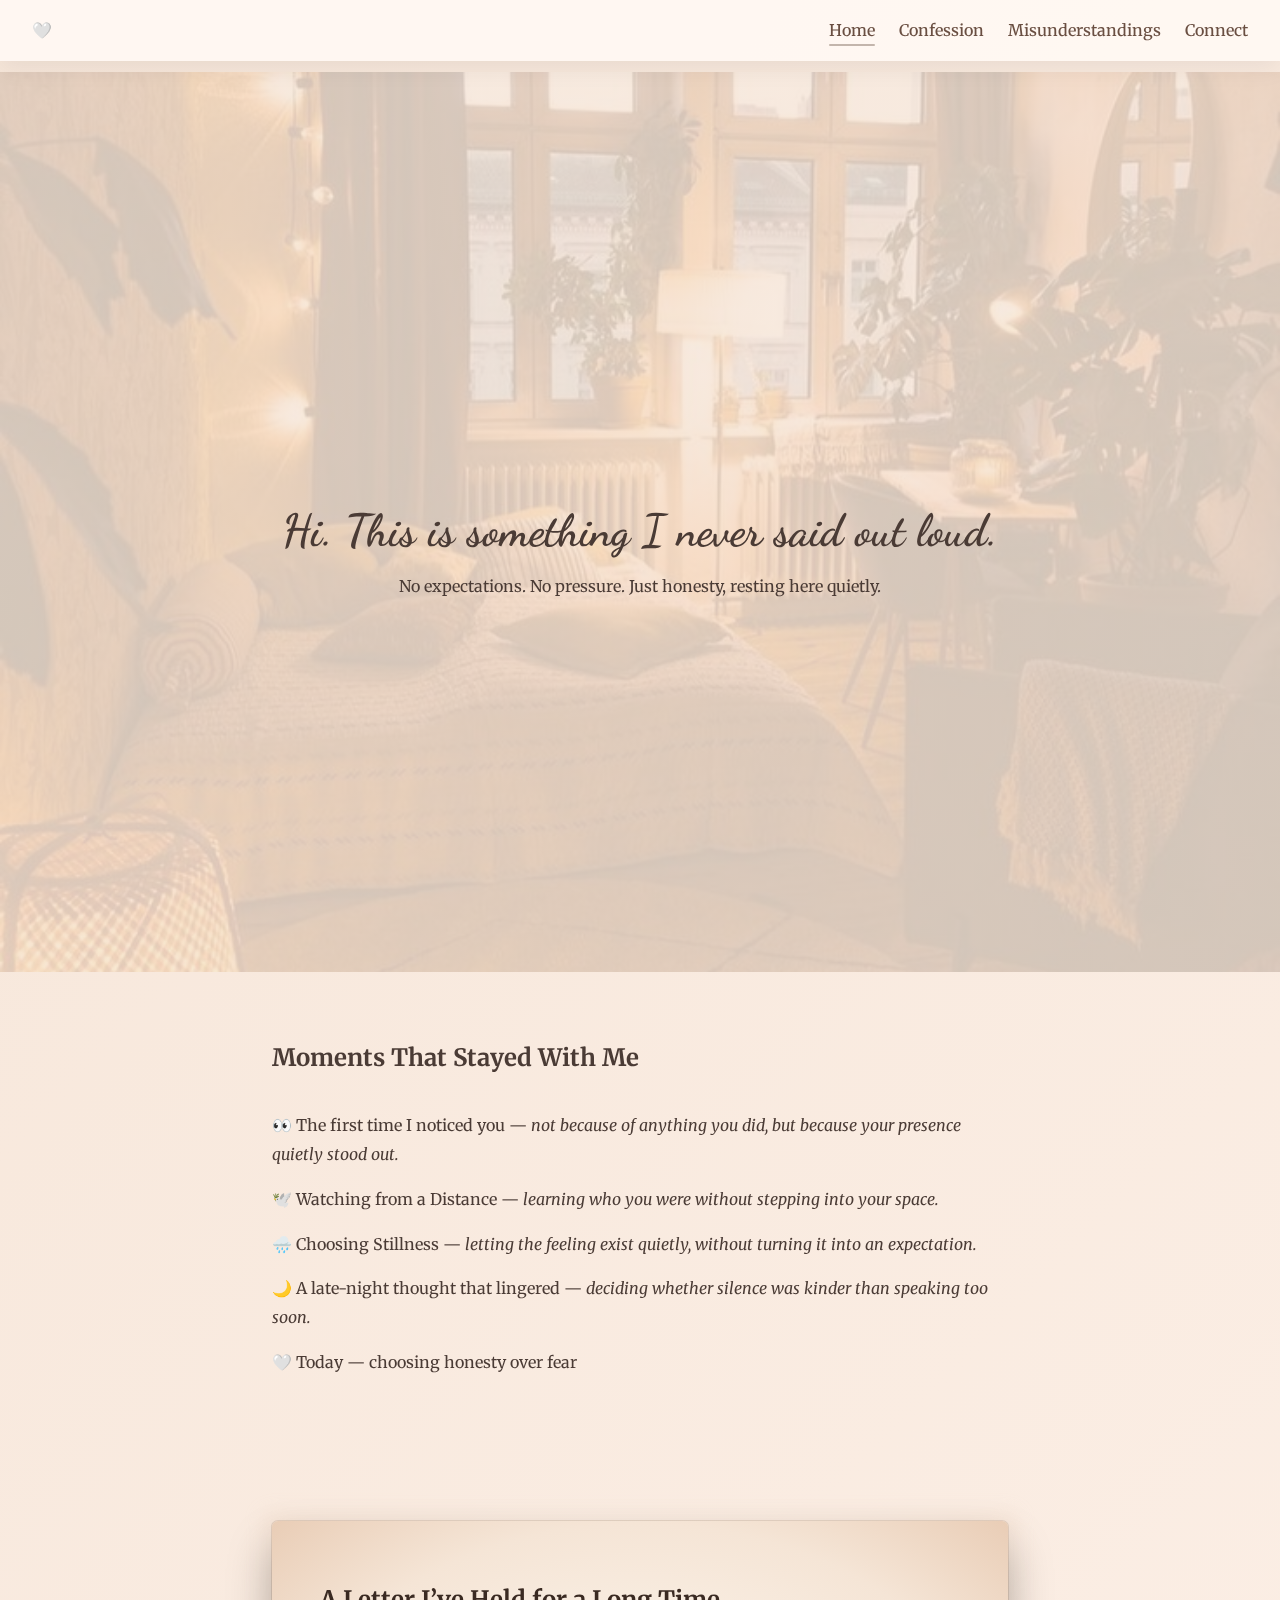
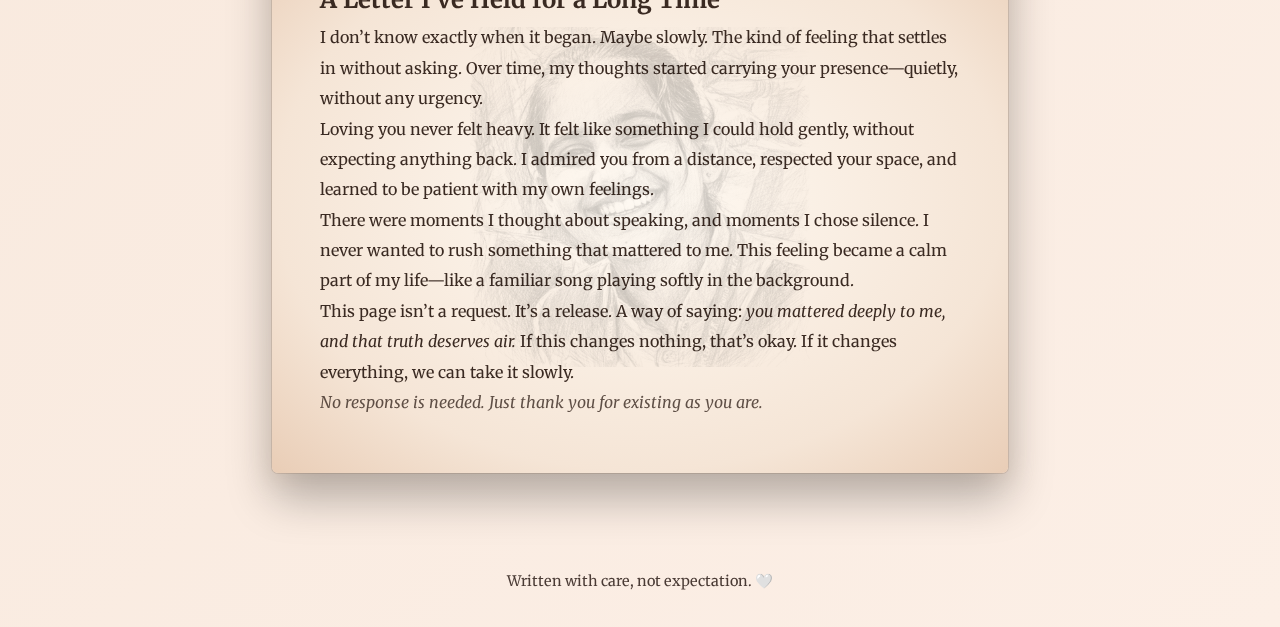
<file: index.html>
<!DOCTYPE html>
<html lang="en">
<head>
  <meta charset="UTF-8" />
  <meta name="viewport" content="width=device-width, initial-scale=1.0" />
  <title>For You — Quietly</title>

  <link href="https://fonts.googleapis.com/css2?family=Dancing+Script:wght@500;700&family=Merriweather:wght@300;400;700&display=swap" rel="stylesheet">

  <link rel="stylesheet" href="css/style.css" />
</head>
<body data-page="home">

  <div class="cursor-heart"></div>


  <nav class="nav">
    <div class="nav-logo">🤍</div>
    <ul>
      <li><a href="index.html">Home</a></li>
      <li><a href="confession.html">Confession</a></li>
      <li><a href="misunderstandings.html">Misunderstandings</a></li>
      <li><a href="contact.html">Connect</a></li>
    </ul>
  </nav>



  <header class="hero fade-in">
    <h1>Hi. This is something I never said out loud.</h1>
    <p class="hero-sub">
      No expectations. No pressure.  
      Just honesty, resting here quietly.
    </p>
  </header>

  <img src="assets/hero.jpg" class="hidden-image" aria-hidden="true">




  <section class="timeline fade-in">
    <h2>Moments That Stayed With Me</h2>
    <ul>
      <li><span>👀</span> The first time I noticed you — <em>not because of anything you did, but because your presence quietly stood out.</em></li>
      <li><span>🕊️</span> Watching from a Distance — <em>learning who you were without stepping into your space.</em></li>
      <li><span>🌧️</span> Choosing Stillness — <em>letting the feeling exist quietly, without turning it into an expectation.</em></li>
      <li><span>🌙</span> A late-night thought that lingered — <em>deciding whether silence was kinder than speaking too soon.</em></li>
      <li><span>🤍</span> Today — choosing honesty over fear</li>
    </ul>
  </section>


<section class="letter fade-in letter-marked">
  <div class="paper-sheet">
    <h2>A Letter I’ve Held for a Long Time</h2>

    <p>
      I don’t know exactly when it began. Maybe slowly. The kind of feeling that settles in without asking.
Over time, my thoughts started carrying your presence—quietly, without any urgency.
    </p>

    <p>
      Loving you never felt heavy. It felt like something I could hold gently, without expecting anything back. I admired you from a distance, respected your space, and learned to be patient with my own feelings.
    </p>

    <p>
      There were moments I thought about speaking, and moments I chose silence. I never wanted to rush something that mattered to me. This feeling became a calm part of my life—like a familiar song playing softly in the background.
    </p>

    <p>
      This page isn’t a request. It’s a release. A way of saying:
      <em>you mattered deeply to me, and that truth deserves air.</em>
      If this changes nothing, that’s okay. If it changes everything,
      we can take it slowly.
    </p>

    <p class="no-pressure">
      No response is needed. Just thank you for existing as you are.
    </p>
    
  </div>
</section>


  <footer>
    <p>Written with care, not expectation. 🤍</p>
  </footer>

  <script src="js/main.js"></script>
</body>
</html>
</file>
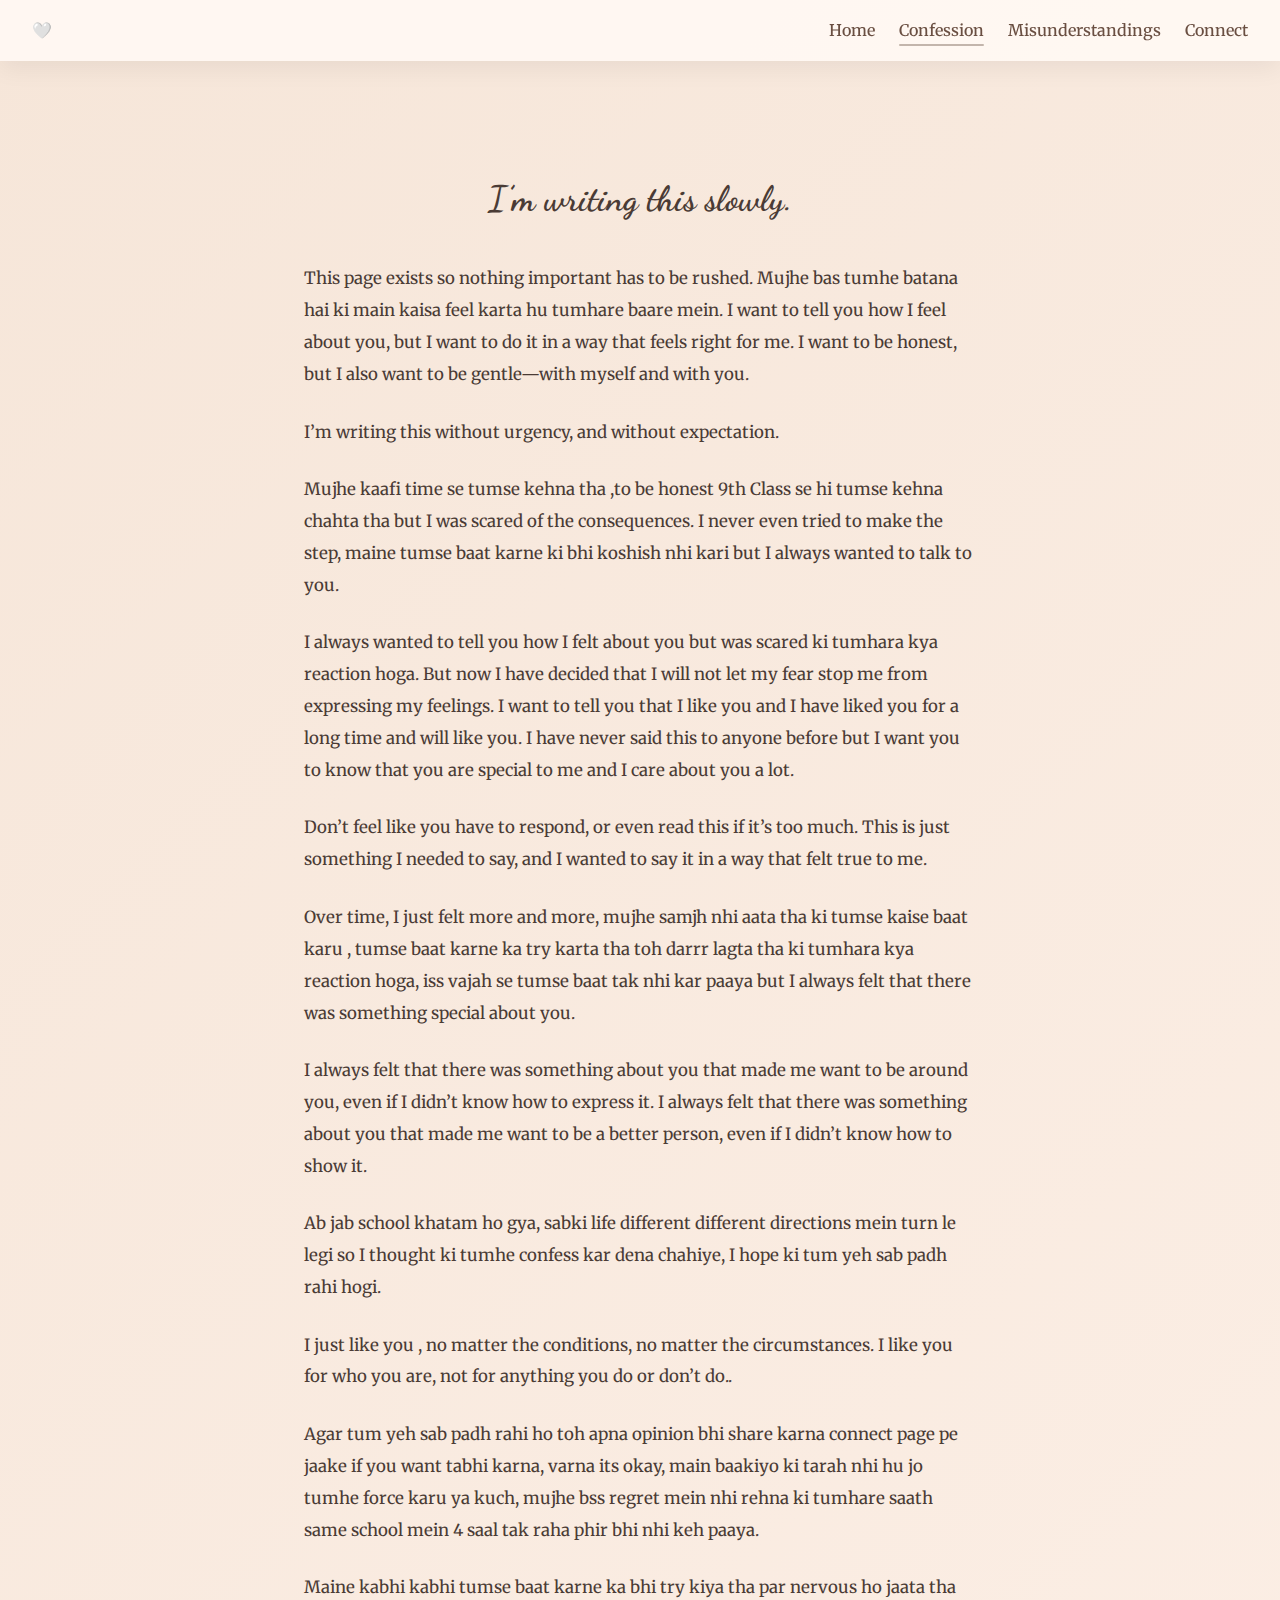
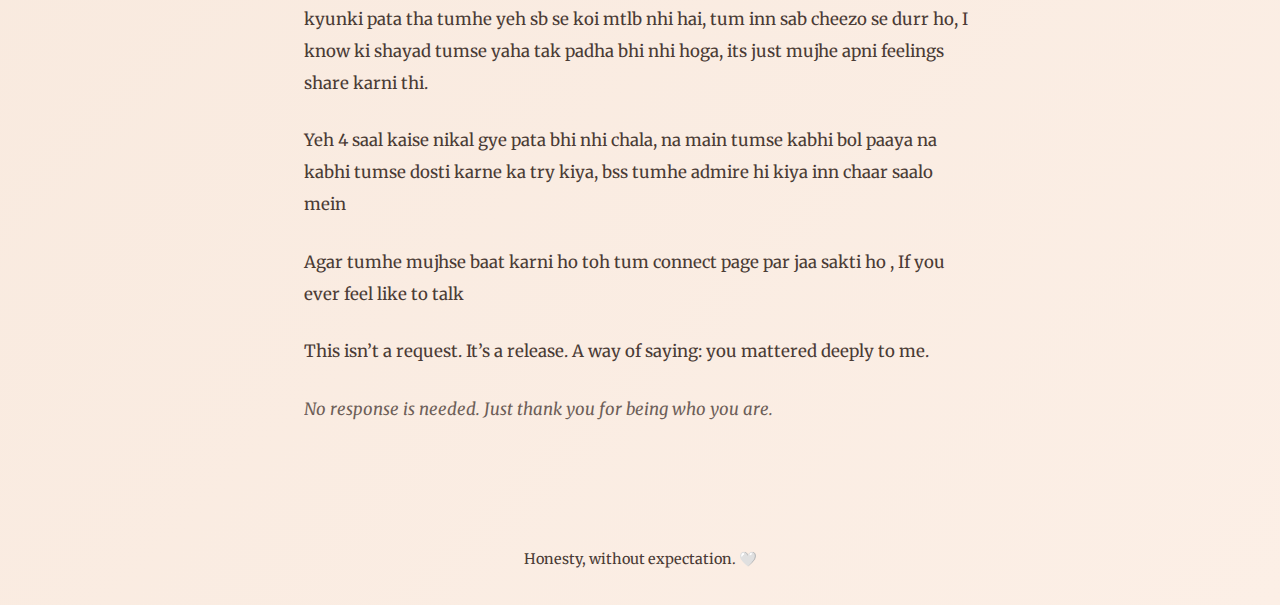
<file: confession.html>
<!DOCTYPE html>
<html lang="en">
<head>
  <meta charset="UTF-8" />
  <meta name="viewport" content="width=device-width, initial-scale=1.0" />
  <title>Confession — Quietly Said</title>

  <link href="https://fonts.googleapis.com/css2?family=Dancing+Script:wght@500;700&family=Merriweather:wght@300;400;700&display=swap" rel="stylesheet">
  <link rel="stylesheet" href="css/style.css" />
</head>
<body data-page="confession">

  <nav class="nav">
    <div class="nav-logo">🤍</div>
    <ul>
      <li><a href="index.html">Home</a></li>
      <li><a href="confession.html">Confession</a></li>
      <li><a href="misunderstandings.html">Misunderstandings</a></li>
      <li><a href="contact.html">Connect</a></li>
    </ul>
  </nav>

  <main class="confession-container fade-in">

    <h1 class="confession-title">I’m writing this slowly.</h1>

    <p>
      This page exists so nothing important has to be rushed.
      Mujhe bas tumhe batana hai ki main kaisa feel karta hu tumhare baare mein. I want to tell you how I feel about you, but I want to do it in a way that feels right for me. I want to be honest, but I also want to be gentle—with myself and with you.
    </p>

    <p>
      I’m writing this without urgency, and without expectation.
      
    </p>

    <p>
      Mujhe kaafi time se tumse kehna tha ,to be honest 9th Class se hi tumse kehna chahta tha but I was scared of the consequences. I never even tried to make the step, maine tumse baat karne ki bhi koshish nhi kari but I always wanted to talk to you.
    </p>

    <p> I always wanted to tell you how I felt about you but was scared ki tumhara kya reaction hoga. But now I have decided that I will not let my fear stop me from expressing my feelings. I want to tell you that I like you and I have liked you for a long time and will like you. I have never said this to anyone before but I want you to know that you are special to me and I care about you a lot.</p>

    <p>Don’t feel like you have to respond, or even read this if it’s too much. This is just something I needed to say, and I wanted to say it in a way that felt true to me.</p>

    <p>
      Over time, I just felt more and more, mujhe samjh nhi aata tha ki tumse kaise baat karu , tumse baat karne ka try karta tha toh darrr lagta tha ki tumhara kya reaction hoga, iss vajah se tumse baat tak nhi kar paaya but I always felt that there was something special about you.
    </p>

    <p>
       I always felt that there was something about you that made me want to be around you, even if I didn’t know how to express it. I always felt that there was something about you that made me want to be a better person, even if I didn’t know how to show it.
    </p>

    <p>Ab jab school khatam ho gya, sabki life different different directions mein turn le legi so I thought ki tumhe confess kar dena chahiye, I hope ki tum yeh sab padh rahi hogi. </p>

    <p>I just like you , no matter the conditions, no matter the circumstances. I like you for who you are, not for anything you do or don’t do..</p>

    </p>

    <p>Agar tum yeh sab padh rahi ho toh apna opinion bhi share karna connect page pe jaake if you want tabhi karna, varna its okay, main baakiyo ki tarah nhi hu jo tumhe force karu ya kuch, mujhe bss regret mein nhi rehna ki tumhare saath same school mein 4 saal tak raha phir bhi nhi keh paaya.</p>  

     

    <p>
      Maine kabhi kabhi tumse baat karne ka bhi try kiya tha par nervous ho jaata tha kyunki pata tha tumhe yeh sb se koi mtlb nhi hai, tum inn sab cheezo se durr ho, I know ki shayad tumse yaha tak padha bhi nhi hoga, its just mujhe apni feelings share karni thi.
    </p>
    
    
    <p>Yeh 4 saal kaise nikal gye pata bhi nhi chala, na main tumse kabhi bol paaya na kabhi tumse dosti karne ka try kiya, bss tumhe admire hi kiya inn chaar saalo mein</p>


    <p>Agar tumhe mujhse baat karni ho toh tum connect page par jaa sakti ho , If you ever feel like to talk</p>
    
    <p>
      This isn’t a request. It’s a release.
      A way of saying: you mattered deeply to me.
    </p>

   
    <p class="no-pressure">
      No response is needed. Just thank you for being who you are.
    </p>

  </main>

  <footer>
    <p>Honesty, without expectation. 🤍</p>
  </footer>

  <script src="js/main.js"></script>
</body>
</html>
</file>
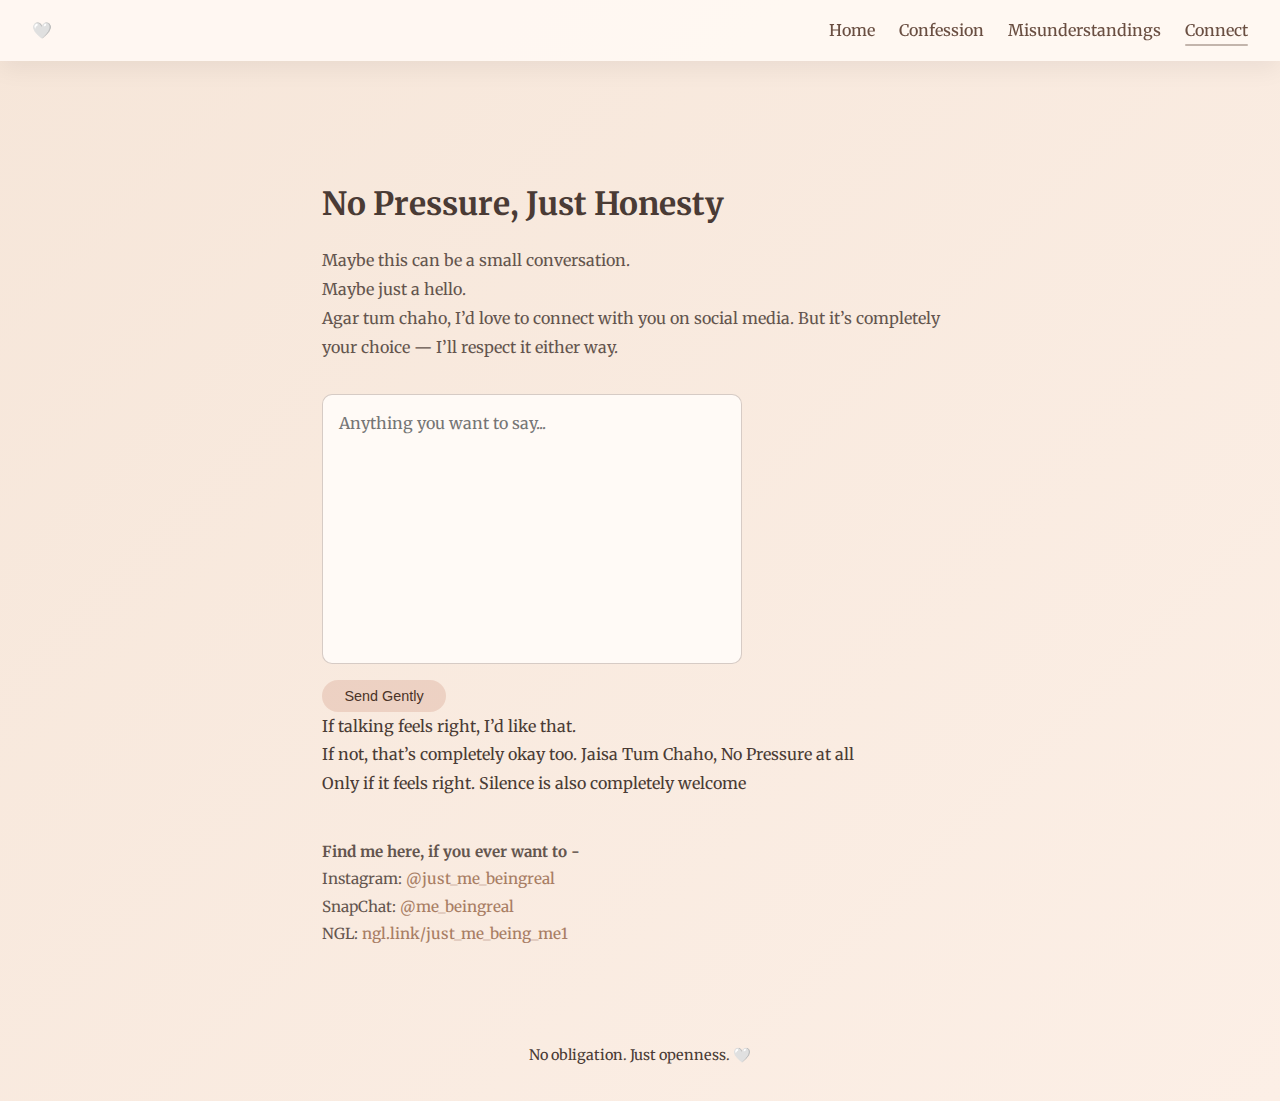
<file: contact.html>
<!DOCTYPE html>
<html lang="en">
<head>
  <meta charset="UTF-8" />
  <meta name="viewport" content="width=device-width, initial-scale=1.0" />
  <title>Connect — Only If You Want</title>

  <link href="https://fonts.googleapis.com/css2?family=Dancing+Script:wght@500;700&family=Merriweather:wght@300;400;700&display=swap" rel="stylesheet">
  <link rel="stylesheet" href="css/style.css" />
</head>
<body data-page="connect">

  <nav class="nav">
    <div class="nav-logo">🤍</div>
    <ul>
      <li><a href="index.html">Home</a></li>
      <li><a href="confession.html">Confession</a></li>
      <li><a href="misunderstandings.html">Misunderstandings</a></li>
      <li><a href="contact.html">Connect</a></li>
    </ul>
  </nav>

  <main class="fade-in">
    <h1>No Pressure, Just Honesty</h1>
    <p class="center">
      Maybe this can be a small conversation.<br>
Maybe just a hello.<br>

Agar tum chaho, I’d love to connect with you on social media.
But it’s completely your choice —
I’ll respect it either way.
     
    </p>

    
<form action="https://formspree.io/f/xjgkgzqa" method="POST" class="contact-form">
<textarea
  name="message"
  placeholder="Anything you want to say..."
  required
  class="message-box">
</textarea>



  <button type="submit">Send Gently</button>
</form>

   <p>If talking feels right, I’d like that.<br>
If not, that’s completely okay too.
Jaisa Tum Chaho, No Pressure at all</p>
    <p>Only if it feels right.  
      Silence is also completely welcome
   </p>


    <div class="contact-info">
      <h4>Find me here, if you ever want to -</h4>
    Instagram:
<a href="https://instagram.com/just_me_beingreal" target="_blank" rel="noopener">
@just_me_beingreal
</a>

<br>

SnapChat:
<a href="https://www.snapchat.com/add/me_beingreal" target="_blank" rel="noopener">
@me_beingreal
</a>

<br>

NGL:
<a href="https://ngl.link/just_me_being_me1" target="_blank" rel="noopener">
ngl.link/just_me_being_me1
</a>

    </div>
  </main>

  <footer>
    <p>No obligation. Just openness. 🤍</p>
  </footer>

  <script src="js/main.js"></script>
</body>
</html>
</file>
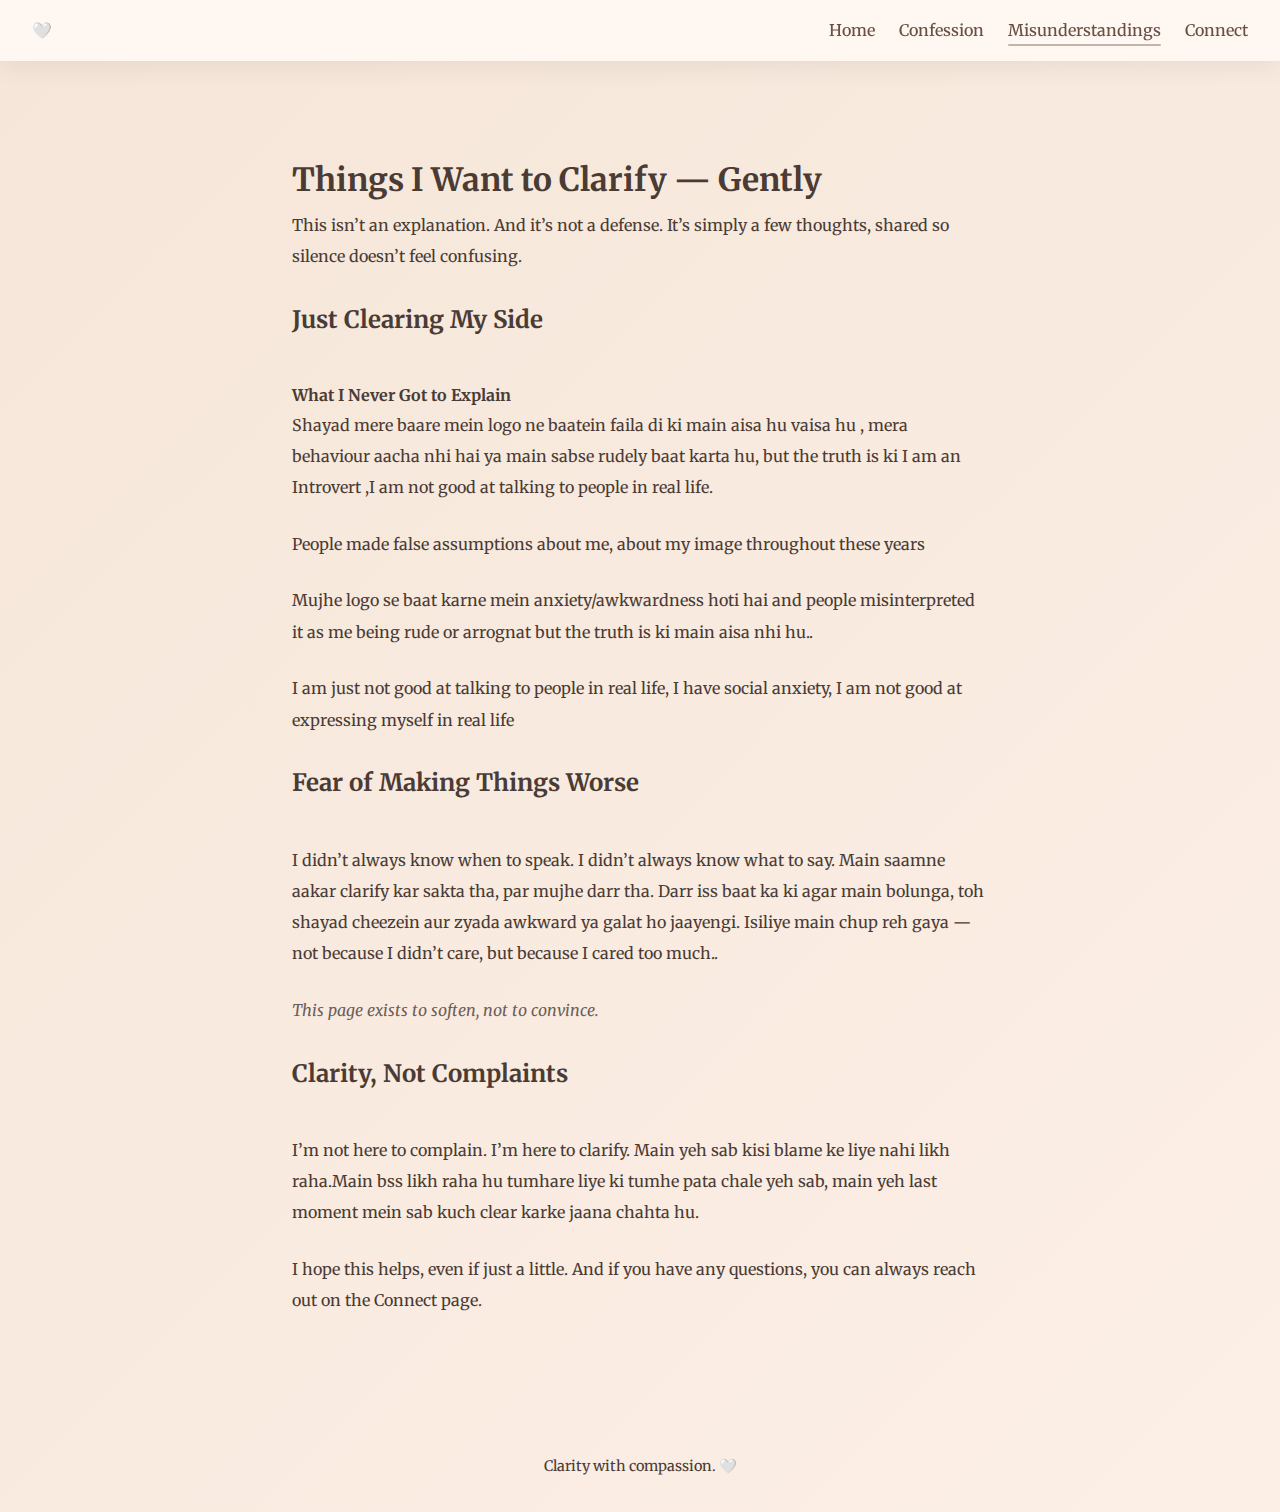
<file: misunderstandings.html>
<!DOCTYPE html>
<html lang="en">
<head>
  <meta charset="UTF-8" />
  <meta name="viewport" content="width=device-width, initial-scale=1.0" />
  <title>Misunderstandings — Softly Explained</title>

  <link href="https://fonts.googleapis.com/css2?family=Dancing+Script:wght@500;700&family=Merriweather:wght@300;400;700&display=swap" rel="stylesheet">
  <link rel="stylesheet" href="css/style.css" />
</head>
<body data-page="misunderstandings">

  <nav class="nav">
    <div class="nav-logo">🤍</div>
    <ul>
      <li><a href="index.html">Home</a></li>
      <li><a href="confession.html">Confession</a></li>
      <li><a href="misunderstandings.html">Misunderstandings</a></li>
      <li><a href="contact.html">Connect</a></li>
    </ul>
  </nav>

<main class="fade-in misunderstandings-page">

 
  

      <h1>Things I Want to Clarify — Gently</h1>

      <p>
        This isn’t an explanation. And it’s not a defense.
        It’s simply a few thoughts, shared so silence doesn’t feel confusing.
      </p>

      <h2>Just Clearing My Side</h2>
      <h4>What I Never Got to Explain</h4>
      <p>
       Shayad mere baare mein logo ne baatein faila di ki main aisa hu vaisa hu , mera behaviour aacha nhi hai ya main sabse rudely baat karta hu, but the truth is ki I am an Introvert ,I am not good at talking to people in real life.
      </p>

      <p>People made false assumptions about me, about my image throughout these years</p>

      <p>Mujhe logo se baat karne mein anxiety/awkwardness hoti hai and people misinterpreted it as me being rude or arrognat but the truth is ki main aisa nhi hu..</p>
        
       <p> I am just not good at talking to people in real life, I have social anxiety, I am not good at expressing myself in real life</p>
      </p>

      


      <h2>Fear of Making Things Worse</h2>
      <p>
        I didn’t always know when to speak. I didn’t always know what to say. Main saamne aakar clarify kar sakta tha, par mujhe darr tha.
Darr iss baat ka ki agar main bolunga, toh shayad cheezein aur zyada awkward ya galat ho jaayengi.
Isiliye main chup reh gaya — not because I didn’t care, but because I cared too much..
      </p>

      <p class="no-pressure">
        This page exists to soften, not to convince.
      </p>
   

    <h2>Clarity, Not Complaints</h2>
   
      <p>
        I’m not here to complain. I’m here to clarify.
        Main yeh sab kisi blame ke liye nahi likh raha.Main bss likh raha hu tumhare liye ki tumhe pata chale yeh sab, main yeh last moment mein sab kuch clear karke jaana chahta hu.
        </p>
  
        <p>
          I hope this helps, even if just a little.
          And if you have any questions, you can always reach out on the Connect page.
        </p>


  </section>
  
</main>


  <footer>
    <p>Clarity with compassion. 🤍</p>
  </footer>

  <script src="js/main.js"></script>
</body>
</html>
</file>
<file: css/style.css>
* {
  box-sizing: border-box;
  margin: 0;
  padding: 0;
}

body {
  font-family: 'Merriweather', serif;
  background: linear-gradient(135deg, #f6e6d9, #fcefe6);
  color: #4a3b35;
  line-height: 1.8;
  overflow-x: hidden;
}

.nav {
  position: fixed;
  top: 0;
  width: 100%;
  background: rgba(255, 248, 243, 0.96);
  display: flex;
  justify-content: space-between;
  padding: 1rem 2rem;
  z-index: 100;
  transition:
    transform var(--nav-speed, 0.35s) ease,
    opacity var(--nav-speed, 0.35s) ease,
    box-shadow 0.35s ease;
}

.nav.nav-hidden {
  transform: translateY(-100%);
  opacity: 0;
}

.nav.nav-visible {
  box-shadow: 0 8px 25px rgba(0, 0, 0, 0.06);
}

.nav ul {
  display: flex;
  flex-wrap: wrap;
  justify-content: center;
  gap: 1rem 1.5rem;
  list-style: none;
}

@media (max-width: 520px) {
  .nav ul {
    gap: 0.6rem 1.2rem;
  }
}

.nav a {
  text-decoration: none;
  color: #6a4f42;
  position: relative;
  padding-bottom: 2px;
}

.nav a.active::after {
  content: "";
  position: absolute;
  left: 0;
  bottom: -4px;
  width: 100%;
  height: 2px;
  background: rgba(106, 79, 66, 0.4);
  border-radius: 2px;
}


.hero {
  min-height: 100vh;
  padding: 8rem 2rem 5rem;
  text-align: center;
  display: flex;
  flex-direction: column;
  justify-content: center;
  background:
    linear-gradient(rgba(246, 230, 217, 0.85), rgba(246, 230, 217, 0.85)),
    url('../assets/hero.jpg') center / cover no-repeat;
}

.hero h1 {
  font-family: 'Dancing Script', cursive;
  font-size: 2.8rem;
}

section,
main {
  padding: 4rem 2rem;
  max-width: 800px;
  margin: auto;
}

main {
  padding-top: 6.5rem;
}

@media (max-width: 520px) {
  main {
    padding-top: 8rem;
  }
}

.timeline ul {
  list-style: none;
  margin-top: 2rem;
}

.timeline li {
  margin-bottom: 1rem;
}

.confession-container {
  max-width: 720px;
  margin: 0 auto;
  padding: 6rem 1.5rem 4rem;
}

.confession-title {
  font-family: 'Dancing Script', cursive;
  font-size: 2.2rem;
  text-align: center;
  margin-bottom: 2rem;
}

.confession-container p {
  margin-bottom: 1.6rem;
  font-size: 1.05rem;
  line-height: 1.9;
}

.no-pressure {
  font-style: italic;
  opacity: 0.8;
}


.paper-sheet {
  max-width: 760px;
  margin: 0 auto;
  padding: 3.5rem 3rem;
  background:
    radial-gradient(ellipse at center, #fffaf3 0%, #f5e5d6 70%, #e9cdb6 100%),
    url('../assets/paper.png');
  background-size: cover;
  color: #3a2a22;
  line-height: 1.9;
  box-shadow:
    0 25px 45px rgba(0, 0, 0, 0.28),
    0 0 0 1px rgba(120, 80, 50, 0.15);
  border-radius: 6px;
  position: relative;
}

.paper-sheet::before {
  content: "";
  position: absolute;
  inset: -8px;
  background: inherit;
  filter: blur(10px);
  opacity: 0.25;
  z-index: -1;
}

@media (max-width: 600px) {
  .paper-sheet {
    padding: 2.2rem 1.6rem;
  }
}


.letter-marked {
  position: relative;
}

.letter-marked::after {
  content: "";
  position: absolute;
  inset: 0;
  background: url('../assets/sketch.png') center / 340px no-repeat;
  opacity: 0.22;
  mix-blend-mode: multiply;
  pointer-events: none;
}

footer {
  text-align: center;
  padding: 2rem;
  font-size: 0.9rem;
}


.fade-in {
  animation: fade 1.2s ease;
}

@keyframes fade {
  from {
    opacity: 0;
    transform: translateY(10px);
  }
  to {
    opacity: 1;
    transform: translateY(0);
  }
}




body[data-page="misunderstandings"] {
  background: linear-gradient(135deg, #f6e6d9, #fcefe6);
}

body[data-page="misunderstandings"] .paper-sheet {
  all: unset;
}

.misunderstandings-page {
  max-width: 800px;
  margin: auto;
  padding: 4rem 2rem;
}

.misunderstandings-page h2 {
  margin-bottom: 1.5rem;
}

.misunderstandings-page h3 {
  margin-top: 2.5rem;
  margin-bottom: 0.8rem;
  font-weight: 600;
}

.misunderstandings-page p {
  line-height: 1.9;
}



body[data-page="connect"] main {
  max-width: 700px;
  margin: 0 auto;
  text-align: left;
}

body[data-page="connect"] h1 {
  margin-bottom: 0.8rem;
}

body[data-page="connect"] .center {
  margin-bottom: 2rem;
  opacity: 0.85;
}

.contact-form {
  display: flex;
  flex-direction: column;
  gap: 1rem;
  max-width: 420px;
}



.contact-form button {
  align-self: flex-start;
  padding: 0.5rem 1.4rem;
  font-size: 0.9rem;
  background: rgba(216, 164, 143, 0.35);
  color: #4a3327;
  border: none;
  border-radius: 999px;
  cursor: pointer;
  transition: background 0.25s ease;
}

.contact-form button:hover {
  background: rgba(216, 164, 143, 0.55);
}


.contact-form textarea {
  resize: none;          
  overflow-y: auto;      
}


.contact-info {
  margin-top: 2.5rem;
  font-size: 0.95rem;
  opacity: 0.85;
}

.contact-info p {
  margin-bottom: 0.4rem;
}


@media (max-width: 600px) {
  main,
  section {
    padding-top: 9rem;
  }
}

body {
  padding-top: 4.5rem;
}

@media (max-width: 600px) {
  body {
    padding-top: 6.5rem;
  }
}


.contact-form textarea {
  resize: none;
  overflow-y: auto;
}


body[data-page="connect"] .contact-form textarea {
  height: clamp(160px, 30vh, 360px) !important;
  min-height: unset !important;
  max-height: unset !important;

  resize: none;
  overflow-y: auto;

  padding: 1rem;
  font-family: 'Merriweather', serif;
  font-size: 1rem;
  line-height: 1.6;

  border-radius: 10px;
  border: 1px solid rgba(90, 64, 51, 0.25);
  background: #fffaf6;
}

.message-box {
  height: 35vh;
  min-height: 140px;
  max-height: 360px;
  resize: none;
}


.hidden-image {
  display: none;
}


textarea {
  min-height: 180px;
}
@media (min-width: 1024px) {
  textarea {
    min-height: 240px;
  }
}
.misunderstandings-page {
  max-width: 760px;
  margin: auto;
  padding: 5rem 2rem;
}

.misunderstandings-page h2 {
  margin-bottom: 2.5rem;
}

.misunderstandings-page h3 {
  margin-top: 3.5rem;
  margin-bottom: 1.2rem;
}

.misunderstandings-page p {
  line-height: 1.95;
  margin-bottom: 1.6rem;
}
  






a {
  color: #9b6b4f; 
  text-decoration: none;
  font-weight: 500;
}
/*
a:hover {
  text-decoration: underline;
}
*/


main a:hover,
section a:hover,
.paper-sheet a:hover {
  text-decoration: underline;
}


.nav:hover {
  box-shadow: 0 8px 25px rgba(0, 0, 0, 0.06);
}
</file>
